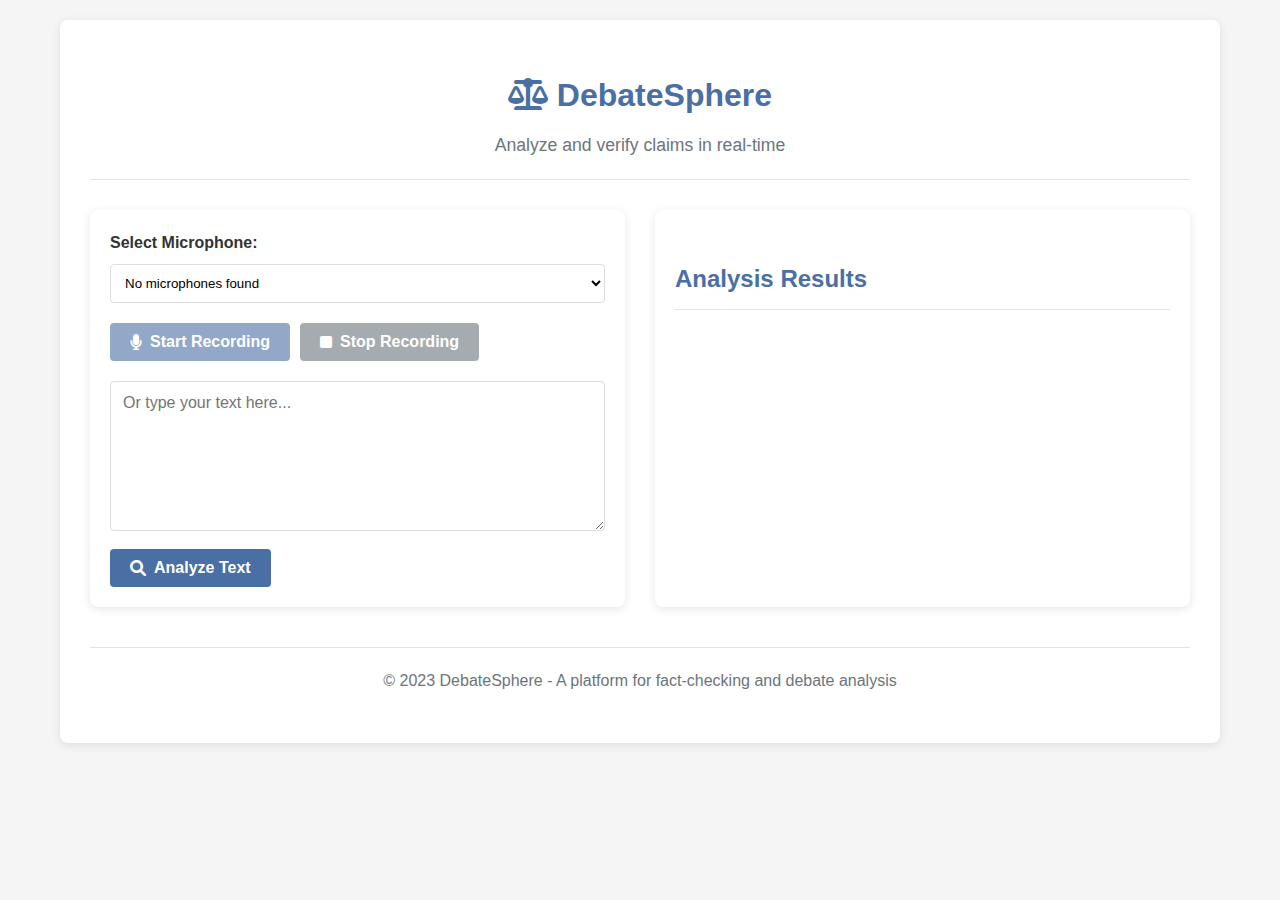
<file: index.html>
<!DOCTYPE html>
<html lang="en">
<head>
    <meta charset="UTF-8">
    <meta name="viewport" content="width=device-width, initial-scale=1.0">
    <title>DebateSphere - Fact-Checking Platform</title>
    <link rel="stylesheet" href="styles.css">
    <link rel="stylesheet" href="https://cdnjs.cloudflare.com/ajax/libs/font-awesome/6.0.0-beta3/css/all.min.css">
    <style>
        body {
            font-family: 'Segoe UI', Tahoma, Geneva, Verdana, sans-serif;
            line-height: 1.6;
            color: #333;
            max-width: 1200px;
            margin: 0 auto;
            padding: 20px;
            background-color: #f5f5f5;
        }
        .container {
            background-color: white;
            border-radius: 8px;
            box-shadow: 0 2px 10px rgba(0, 0, 0, 0.1);
            padding: 30px;
            margin-bottom: 30px;
        }
        h1 {
            color: #2c3e50;
            text-align: center;
            margin-bottom: 30px;
        }
        h2 {
            color: #3498db;
            margin-top: 30px;
        }
        .tabs {
            display: flex;
            margin-bottom: 20px;
            border-bottom: 1px solid #ddd;
        }
        .tab {
            padding: 10px 20px;
            cursor: pointer;
            background-color: #f1f1f1;
            border: 1px solid #ddd;
            border-bottom: none;
            border-radius: 5px 5px 0 0;
            margin-right: 5px;
        }
        .tab.active {
            background-color: white;
            border-bottom: 1px solid white;
            margin-bottom: -1px;
        }
        .tab-content {
            display: none;
            padding: 20px;
            border: 1px solid #ddd;
            border-top: none;
            border-radius: 0 0 5px 5px;
        }
        .tab-content.active {
            display: block;
        }
        textarea {
            width: 100%;
            height: 150px;
            padding: 12px;
            border: 1px solid #ddd;
            border-radius: 4px;
            font-size: 16px;
            margin-bottom: 15px;
            resize: vertical;
        }
        button {
            background-color: #3498db;
            color: white;
            border: none;
            padding: 12px 20px;
            border-radius: 4px;
            cursor: pointer;
            font-size: 16px;
            transition: background-color 0.3s;
        }
        button:hover {
            background-color: #2980b9;
        }
        button:disabled {
            background-color: #95a5a6;
            cursor: not-allowed;
        }
        .results {
            margin-top: 30px;
            max-height: 500px;
            overflow-y: auto;
        }
        .claim-item {
            background-color: #f9f9f9;
            border-left: 4px solid #3498db;
            padding: 15px;
            margin-bottom: 15px;
            border-radius: 4px;
        }
        .claim-text {
            font-weight: bold;
            margin-bottom: 10px;
        }
        .claim-percentage {
            color: #7f8c8d;
            font-size: 14px;
            margin-bottom: 10px;
        }
        .verification-status {
            display: inline-block;
            padding: 5px 10px;
            border-radius: 3px;
            font-size: 14px;
            font-weight: bold;
            margin-bottom: 10px;
        }
        .status-true {
            background-color: #2ecc71;
            color: white;
        }
        .status-false {
            background-color: #e74c3c;
            color: white;
        }
        .status-partially {
            background-color: #f39c12;
            color: white;
        }
        .status-misleading {
            background-color: #9b59b6;
            color: white;
        }
        .status-unknown {
            background-color: #95a5a6;
            color: white;
        }
        .confidence {
            margin-bottom: 10px;
        }
        .confidence-bar {
            height: 10px;
            background-color: #ecf0f1;
            border-radius: 5px;
            overflow: hidden;
        }
        .confidence-level {
            height: 100%;
            background-color: #3498db;
            border-radius: 5px;
        }
        .explanation, .related-facts, .sources, .counter-arguments, .reason {
            margin-top: 10px;
            padding: 10px;
            background-color: white;
            border-radius: 4px;
            border: 1px solid #eee;
        }
        .explanation h4, .related-facts h4, .sources h4, .counter-arguments h4, .reason h4 {
            margin-top: 0;
            color: #2c3e50;
        }
        .loading {
            text-align: center;
            margin: 20px 0;
            display: none;
        }
        .loading-spinner {
            border: 4px solid #f3f3f3;
            border-top: 4px solid #3498db;
            border-radius: 50%;
            width: 30px;
            height: 30px;
            animation: spin 1s linear infinite;
            margin: 0 auto;
        }
        @keyframes spin {
            0% { transform: rotate(0deg); }
            100% { transform: rotate(360deg); }
        }
        .audio-controls {
            display: flex;
            flex-direction: column;
            align-items: center;
            margin-bottom: 20px;
        }
        .audio-buttons {
            display: flex;
            gap: 10px;
            margin-bottom: 15px;
        }
        .record-button {
            background-color: #e74c3c;
        }
        .record-button:hover {
            background-color: #c0392b;
        }
        .record-button.recording {
            background-color: #c0392b;
            animation: pulse 1.5s infinite;
        }
        @keyframes pulse {
            0% { transform: scale(1); }
            50% { transform: scale(1.05); }
            100% { transform: scale(1); }
        }
        .audio-status {
            margin-top: 10px;
            padding: 10px;
            border-radius: 4px;
            text-align: center;
            min-height: 20px;
        }
        .audio-status.recording {
            background-color: #fde8e8;
            color: #e74c3c;
        }
        .audio-status.processing {
            background-color: #e8f4fd;
            color: #3498db;
        }
        .audio-status.error {
            background-color: #fde8e8;
            color: #e74c3c;
        }
        .audio-status.success {
            background-color: #e8fde8;
            color: #2ecc71;
        }
        .audio-visualizer {
            width: 100%;
            height: 60px;
            background-color: #f5f5f5;
            border-radius: 4px;
            margin-bottom: 15px;
            position: relative;
            overflow: hidden;
            display: none;
        }
        .audio-visualizer.active {
            display: block;
        }
        .audio-wave {
            position: absolute;
            bottom: 0;
            left: 0;
            width: 100%;
            height: 100%;
            background: linear-gradient(to top, #3498db, #2980b9);
            opacity: 0.7;
            transform-origin: bottom;
            animation: wave 1s ease-in-out infinite alternate;
        }
        @keyframes wave {
            0% { transform: scaleY(0.3); }
            100% { transform: scaleY(0.7); }
        }
        .format-info {
            background-color: #e8f4fd;
            padding: 15px;
            border-radius: 4px;
            margin-bottom: 20px;
            border-left: 4px solid #3498db;
        }
        .format-info h3 {
            margin-top: 0;
            color: #2c3e50;
        }
        .format-info ul {
            margin-bottom: 0;
        }
        .format-info li {
            margin-bottom: 5px;
        }
        .mic-select-container {
            margin-bottom: 15px;
            width: 100%;
        }
        .mic-select-container label {
            display: block;
            margin-bottom: 5px;
            font-weight: bold;
            color: #333;
        }
        #mic-select {
            width: 100%;
            padding: 8px;
            border: 1px solid #ddd;
            border-radius: 4px;
            background-color: white;
            font-size: 14px;
        }
        #mic-select:focus {
            outline: none;
            border-color: #4CAF50;
            box-shadow: 0 0 5px rgba(76, 175, 80, 0.3);
        }
    </style>
</head>
<body>
    <div class="container">
        <header>
            <h1><i class="fas fa-balance-scale"></i> DebateSphere</h1>
            <p>Analyze and verify claims in real-time</p>
        </header>

        <main>
            <div class="input-section">
                <div class="microphone-selection">
                    <label for="microphone-select">Select Microphone:</label>
                    <select id="microphone-select">
                        <option value="">Loading microphones...</option>
                    </select>
                </div>
                
                <div class="recording-controls">
                    <button id="start-recording" class="btn primary">
                        <i class="fas fa-microphone"></i> Start Recording
                    </button>
                    <button id="stop-recording" class="btn secondary" disabled>
                        <i class="fas fa-stop"></i> Stop Recording
                    </button>
                </div>
                
                <div class="text-input">
                    <textarea id="text-input" placeholder="Or type your text here..."></textarea>
                    <button id="analyze-text" class="btn primary">
                        <i class="fas fa-search"></i> Analyze Text
                    </button>
                </div>
            </div>
            
            <div class="results-section">
                <h2>Analysis Results</h2>
                <div id="loading" class="hidden">
                    <div class="spinner"></div>
                    <p>Analyzing your text...</p>
    </div>
                
                <div id="transcript-container" class="hidden">
                    <h3>Transcript</h3>
                    <div id="transcript"></div>
                </div>
                
                <div id="claims-container" class="hidden">
                    <h3>Identified Claims</h3>
                    <div id="claims-list"></div>
                </div>
                
                <div id="verification-container" class="hidden">
                    <h3>Claim Verification</h3>
                    <div id="verification-results"></div>
                </div>
                
                <div id="sources-container" class="hidden">
                    <h3>Sources</h3>
                    <div id="sources-list"></div>
                                    </div>
                                </div>
        </main>

        <footer>
            <p>&copy; 2023 DebateSphere - A platform for fact-checking and debate analysis</p>
        </footer>
                            </div>

    <script src="app.js"></script>
</body>
</html>
</file>
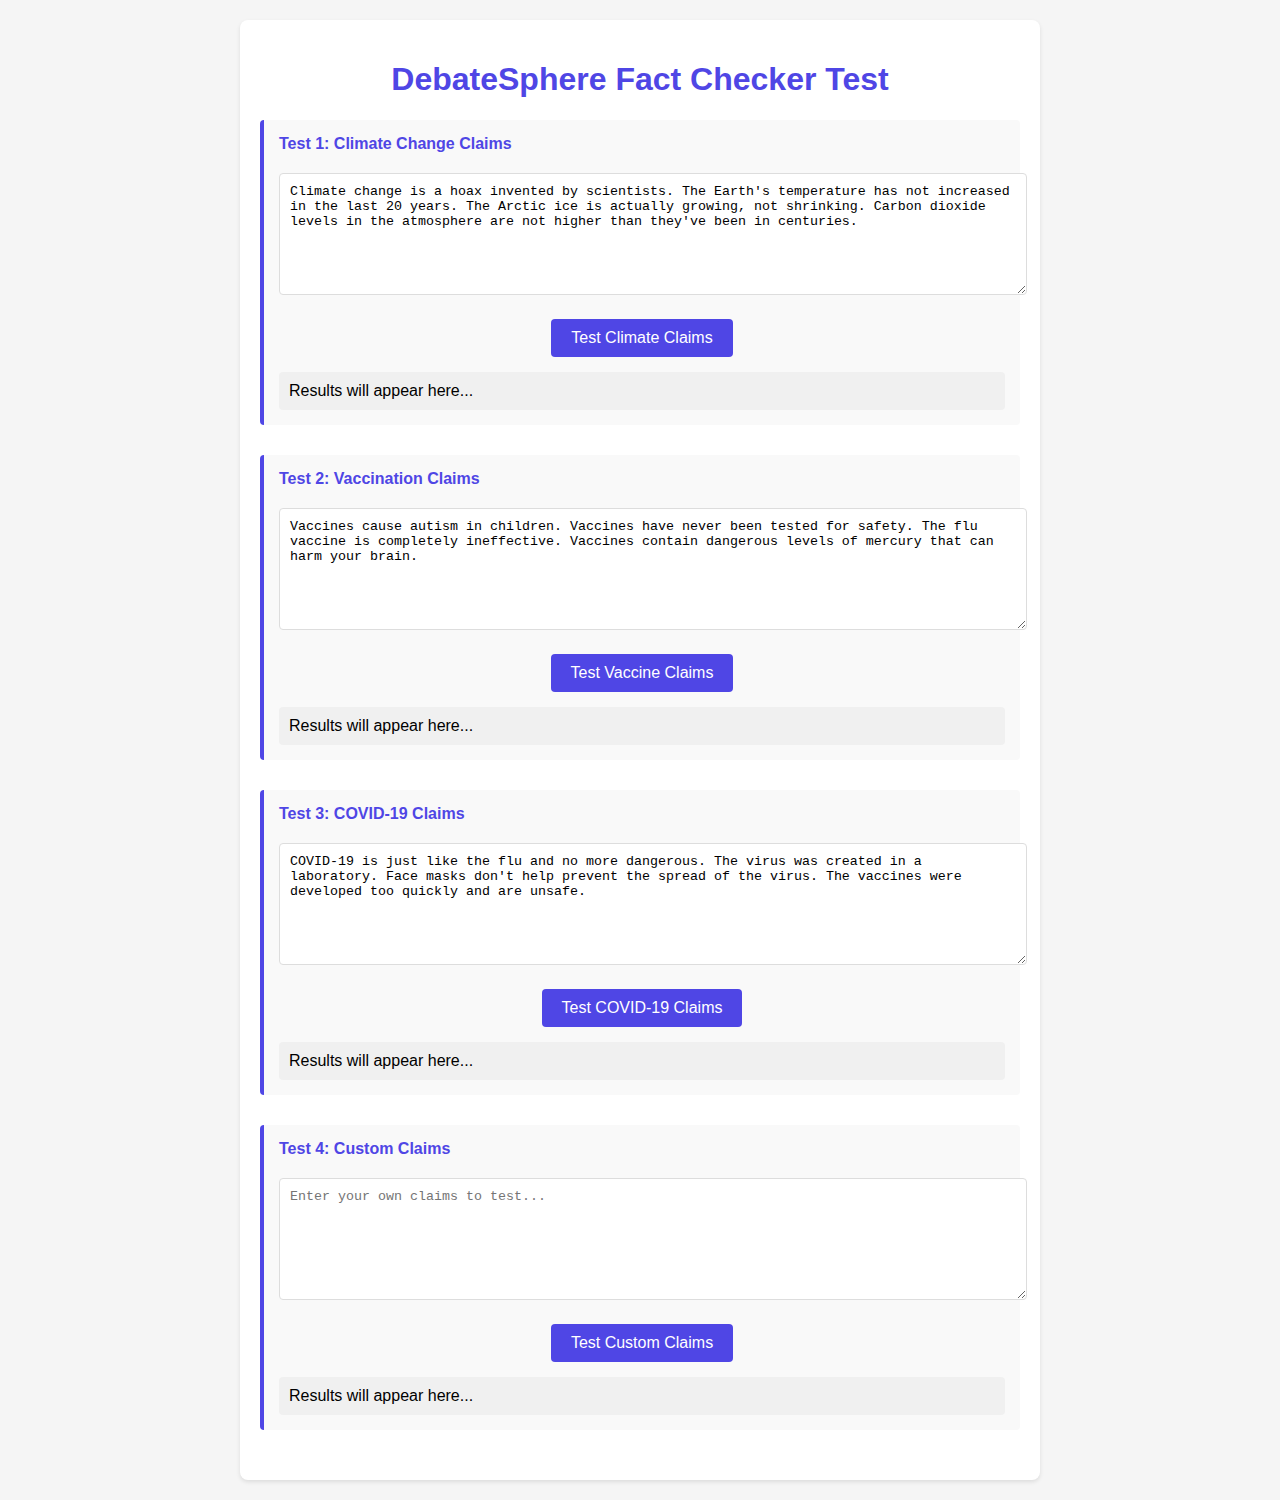
<file: test_fact_checker.html>
<!DOCTYPE html>
<html lang="en">
<head>
    <meta charset="UTF-8">
    <meta name="viewport" content="width=device-width, initial-scale=1.0">
    <title>DebateSphere - Fact Checker Test</title>
    <style>
        body {
            font-family: Arial, sans-serif;
            max-width: 800px;
            margin: 0 auto;
            padding: 20px;
            background-color: #f5f5f5;
        }
        .container {
            background-color: white;
            padding: 20px;
            border-radius: 8px;
            box-shadow: 0 2px 4px rgba(0, 0, 0, 0.1);
        }
        h1 {
            color: #4F46E5;
            text-align: center;
        }
        .test-section {
            margin-bottom: 30px;
            padding: 15px;
            background-color: #f9f9f9;
            border-radius: 4px;
            border-left: 4px solid #4F46E5;
        }
        .test-title {
            font-weight: bold;
            margin-bottom: 10px;
            color: #4F46E5;
        }
        textarea {
            width: 100%;
            height: 100px;
            padding: 10px;
            margin: 10px 0;
            border: 1px solid #ddd;
            border-radius: 4px;
            resize: vertical;
        }
        button {
            background-color: #4F46E5;
            color: white;
            border: none;
            padding: 10px 20px;
            border-radius: 4px;
            cursor: pointer;
            font-size: 16px;
            display: block;
            margin: 10px auto;
        }
        button:hover {
            background-color: #4338CA;
        }
        .result {
            margin-top: 15px;
            padding: 10px;
            background-color: #f0f0f0;
            border-radius: 4px;
            white-space: pre-wrap;
        }
        .claim-item {
            margin-bottom: 15px;
            padding: 10px;
            background-color: #f0f0f0;
            border-radius: 4px;
        }
        .verification-status {
            display: inline-block;
            padding: 5px 10px;
            border-radius: 4px;
            font-weight: bold;
            margin-bottom: 10px;
        }
        .status-true {
            background-color: #d1fae5;
            color: #065f46;
        }
        .status-false {
            background-color: #fee2e2;
            color: #b91c1c;
        }
        .status-partially {
            background-color: #fef3c7;
            color: #92400e;
        }
        .status-misleading {
            background-color: #e0e7ff;
            color: #3730a3;
        }
        .status-unknown {
            background-color: #f3f4f6;
            color: #4b5563;
        }
        .confidence-bar {
            height: 10px;
            background-color: #e5e7eb;
            border-radius: 5px;
            margin-bottom: 10px;
            overflow: hidden;
        }
        .confidence-level {
            height: 100%;
            background-color: #4F46E5;
            border-radius: 5px;
        }
        .related-facts {
            margin-top: 10px;
            padding: 10px;
            background-color: #f9fafb;
            border-radius: 4px;
        }
        .fact-item {
            margin-bottom: 5px;
            padding-left: 20px;
            position: relative;
        }
        .fact-item:before {
            content: "•";
            position: absolute;
            left: 0;
            color: #4F46E5;
        }
        .sources {
            margin-top: 10px;
            font-size: 0.9em;
            color: #6b7280;
        }
        .loading {
            text-align: center;
            margin: 20px 0;
        }
        .loading:after {
            content: "...";
            animation: dots 1.5s steps(5, end) infinite;
        }
        @keyframes dots {
            0%, 20% { content: "."; }
            40% { content: ".."; }
            60%, 100% { content: "..."; }
        }
        .reason {
            margin-top: 10px;
            padding: 10px;
            background-color: #f0f9ff;
            border-radius: 4px;
            border-left: 4px solid #0ea5e9;
        }
        .counter-arguments {
            margin-top: 10px;
            padding: 10px;
            background-color: #fff1f2;
            border-radius: 4px;
        }
        .counter-argument-item {
            margin-bottom: 5px;
            padding-left: 20px;
            position: relative;
        }
        .counter-argument-item:before {
            content: "⚠";
            position: absolute;
            left: 0;
            color: #ef4444;
        }
    </style>
</head>
<body>
    <div class="container">
        <h1>DebateSphere Fact Checker Test</h1>
        
        <div class="test-section">
            <div class="test-title">Test 1: Climate Change Claims</div>
            <textarea id="climateText">Climate change is a hoax invented by scientists. The Earth's temperature has not increased in the last 20 years. The Arctic ice is actually growing, not shrinking. Carbon dioxide levels in the atmosphere are not higher than they've been in centuries.</textarea>
            <button onclick="testClimateClaims()">Test Climate Claims</button>
            <div id="climateResult" class="result">Results will appear here...</div>
        </div>
        
        <div class="test-section">
            <div class="test-title">Test 2: Vaccination Claims</div>
            <textarea id="vaccineText">Vaccines cause autism in children. Vaccines have never been tested for safety. The flu vaccine is completely ineffective. Vaccines contain dangerous levels of mercury that can harm your brain.</textarea>
            <button onclick="testVaccineClaims()">Test Vaccine Claims</button>
            <div id="vaccineResult" class="result">Results will appear here...</div>
        </div>
        
        <div class="test-section">
            <div class="test-title">Test 3: COVID-19 Claims</div>
            <textarea id="covidText">COVID-19 is just like the flu and no more dangerous. The virus was created in a laboratory. Face masks don't help prevent the spread of the virus. The vaccines were developed too quickly and are unsafe.</textarea>
            <button onclick="testCovidClaims()">Test COVID-19 Claims</button>
            <div id="covidResult" class="result">Results will appear here...</div>
        </div>
        
        <div class="test-section">
            <div class="test-title">Test 4: Custom Claims</div>
            <textarea id="customText" placeholder="Enter your own claims to test..."></textarea>
            <button onclick="testCustomClaims()">Test Custom Claims</button>
            <div id="customResult" class="result">Results will appear here...</div>
        </div>
    </div>

    <script>
        async function analyzeClaims(text, resultDivId) {
            const resultsDiv = document.getElementById(resultDivId);
            resultsDiv.innerHTML = '<div class="loading">Analyzing claims</div>';
            
            try {
                const response = await fetch("http://127.0.0.1:5000/api/analyze/claims", {
                    method: "POST",
                    headers: { "Content-Type": "application/json" },
                    body: JSON.stringify({ text })
                });
                
                if (!response.ok) {
                    throw new Error(`Server responded with ${response.status}: ${response.statusText}`);
                }
                
                const data = await response.json();
                
                if (data.claims && data.claims.length > 0) {
                    let html = `<h3>Found ${data.total_claims} claims:</h3>`;
                    
                    data.claims.forEach((claim, index) => {
                        const verification = claim.verification;
                        const statusClass = `status-${verification.verified}`;
                        
                        html += `
                            <div class="claim-item">
                                <div class="claim-text">${claim.claim}</div>
                                <div class="verification-status ${statusClass}">${verification.verified.toUpperCase()}</div>
                                <div class="confidence-bar">
                                    <div class="confidence-level" style="width: ${verification.confidence * 100}%"></div>
                                </div>
                                <div>${verification.explanation}</div>
                                
                                <div class="reason">
                                    <strong>Reason:</strong> ${verification.reason}
                                </div>
                                
                                ${verification.related_facts.length > 0 ? `
                                    <div class="related-facts">
                                        <strong>Related Facts:</strong>
                                        ${verification.related_facts.map(fact => `<div class="fact-item">${fact}</div>`).join('')}
                                    </div>
                                ` : ''}
                                
                                ${verification.counter_arguments && verification.counter_arguments.length > 0 ? `
                                    <div class="counter-arguments">
                                        <strong>Counter Arguments:</strong>
                                        ${verification.counter_arguments.map(arg => `<div class="counter-argument-item">${arg}</div>`).join('')}
                                    </div>
                                ` : ''}
                                
                                ${verification.sources.length > 0 ? `
                                    <div class="sources">
                                        <strong>Sources:</strong> ${verification.sources.join(', ')}
                                    </div>
                                ` : ''}
                            </div>
                        `;
                    });
                    
                    resultsDiv.innerHTML = html;
                } else {
                    resultsDiv.textContent = "No claims found in the text.";
                }
            } catch (error) {
                resultsDiv.textContent = `Error: ${error.message}`;
                console.error("Error:", error);
            }
        }
        
        function testClimateClaims() {
            const text = document.getElementById('climateText').value;
            analyzeClaims(text, 'climateResult');
        }
        
        function testVaccineClaims() {
            const text = document.getElementById('vaccineText').value;
            analyzeClaims(text, 'vaccineResult');
        }
        
        function testCovidClaims() {
            const text = document.getElementById('covidText').value;
            analyzeClaims(text, 'covidResult');
        }
        
        function testCustomClaims() {
            const text = document.getElementById('customText').value;
            if (!text.trim()) {
                document.getElementById('customResult').textContent = "Please enter some text to analyze.";
                return;
            }
            analyzeClaims(text, 'customResult');
        }
    </script>
</body>
</html>
</file>
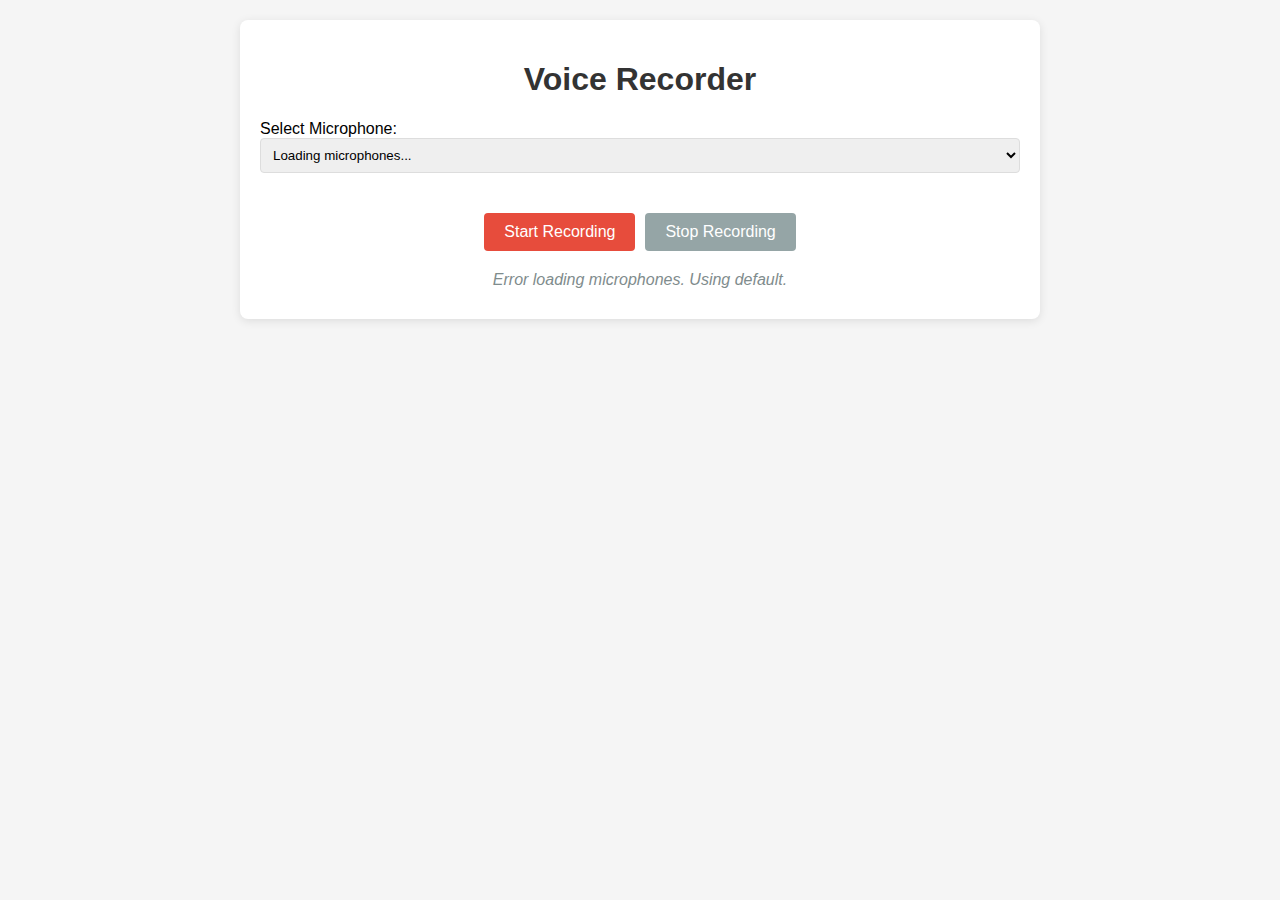
<file: voice_recorder.html>
<!DOCTYPE html>
<html lang="en">
<head>
    <meta charset="UTF-8">
    <meta name="viewport" content="width=device-width, initial-scale=1.0">
    <title>Voice Recorder</title>
    <style>
        body {
            font-family: Arial, sans-serif;
            max-width: 800px;
            margin: 0 auto;
            padding: 20px;
            background-color: #f5f5f5;
        }
        .container {
            background-color: white;
            padding: 20px;
            border-radius: 8px;
            box-shadow: 0 2px 10px rgba(0, 0, 0, 0.1);
        }
        h1 {
            color: #333;
            text-align: center;
        }
        .controls {
            display: flex;
            justify-content: center;
            gap: 10px;
            margin: 20px 0;
        }
        button {
            padding: 10px 20px;
            border: none;
            border-radius: 4px;
            cursor: pointer;
            font-size: 16px;
            transition: background-color 0.3s;
        }
        #recordBtn {
            background-color: #e74c3c;
            color: white;
        }
        #recordBtn:hover {
            background-color: #c0392b;
        }
        #recordBtn.recording {
            background-color: #3498db;
        }
        #recordBtn.recording:hover {
            background-color: #2980b9;
        }
        #stopBtn {
            background-color: #2ecc71;
            color: white;
        }
        #stopBtn:hover {
            background-color: #27ae60;
        }
        #stopBtn:disabled {
            background-color: #95a5a6;
            cursor: not-allowed;
        }
        #micSelect {
            padding: 8px;
            border-radius: 4px;
            border: 1px solid #ddd;
            margin-bottom: 20px;
            width: 100%;
        }
        .result {
            margin-top: 20px;
            padding: 15px;
            border-radius: 4px;
            background-color: #f9f9f9;
            border-left: 4px solid #3498db;
        }
        .error {
            border-left: 4px solid #e74c3c;
        }
        .status {
            text-align: center;
            margin: 10px 0;
            font-style: italic;
            color: #7f8c8d;
        }
        .loading {
            display: inline-block;
            width: 20px;
            height: 20px;
            border: 3px solid rgba(0, 0, 0, 0.1);
            border-radius: 50%;
            border-top-color: #3498db;
            animation: spin 1s ease-in-out infinite;
            margin-right: 10px;
        }
        @keyframes spin {
            to { transform: rotate(360deg); }
        }
    </style>
</head>
<body>
    <div class="container">
        <h1>Voice Recorder</h1>
        
        <div>
            <label for="micSelect">Select Microphone:</label>
            <select id="micSelect">
                <option value="">Loading microphones...</option>
            </select>
        </div>
        
        <div class="controls">
            <button id="recordBtn">Start Recording</button>
            <button id="stopBtn" disabled>Stop Recording</button>
        </div>
        
        <div class="status" id="status">Ready to record</div>
        
        <div class="result" id="result" style="display: none;">
            <h3>Transcription Result:</h3>
            <p id="transcriptionText"></p>
        </div>
    </div>

    <script>
        // DOM elements
        const micSelect = document.getElementById('micSelect');
        const recordBtn = document.getElementById('recordBtn');
        const stopBtn = document.getElementById('stopBtn');
        const status = document.getElementById('status');
        const result = document.getElementById('result');
        const transcriptionText = document.getElementById('transcriptionText');
        
        // Variables
        let mediaRecorder;
        let audioChunks = [];
        let isRecording = false;
        
        // API URL
        const API_URL = 'http://localhost:5000/api';
        
        // Load available microphones
        async function loadMicrophones() {
            try {
                status.textContent = 'Loading microphones...';
                const response = await fetch(`${API_URL}/microphones`);
                const microphones = await response.json();
                
                // Clear existing options
                micSelect.innerHTML = '';
                
                // Add default option
                const defaultOption = document.createElement('option');
                defaultOption.value = '';
                defaultOption.textContent = 'Default Microphone';
                micSelect.appendChild(defaultOption);
                
                // Add microphone options
                for (const [index, name] of Object.entries(microphones)) {
                    const option = document.createElement('option');
                    option.value = index;
                    option.textContent = `${index}: ${name}`;
                    micSelect.appendChild(option);
                }
                
                status.textContent = 'Ready to record';
            } catch (error) {
                console.error('Error loading microphones:', error);
                status.textContent = 'Error loading microphones. Using default.';
            }
        }
        
        // Start recording
        async function startRecording() {
            try {
                // Get selected microphone
                const micIndex = micSelect.value;
                
                // Request microphone access
                const constraints = {
                    audio: micIndex ? { deviceId: micIndex } : true
                };
                
                const stream = await navigator.mediaDevices.getUserMedia(constraints);
                
                // Create media recorder
                mediaRecorder = new MediaRecorder(stream);
                
                // Set up event handlers
                mediaRecorder.ondataavailable = (event) => {
                    audioChunks.push(event.data);
                };
                
                mediaRecorder.onstop = async () => {
                    // Create audio blob
                    const audioBlob = new Blob(audioChunks, { type: 'audio/wav' });
                    
                    // Create form data
                    const formData = new FormData();
                    formData.append('audio', audioBlob);
                    
                    // Send to server
                    status.innerHTML = '<span class="loading"></span>Processing audio...';
                    
                    try {
                        const response = await fetch(`${API_URL}/transcribe`, {
                            method: 'POST',
                            body: formData
                        });
                        
                        const data = await response.json();
                        
                        if (data.success) {
                            result.style.display = 'block';
                            result.classList.remove('error');
                            transcriptionText.textContent = data.text;
                            status.textContent = 'Transcription complete';
                        } else {
                            result.style.display = 'block';
                            result.classList.add('error');
                            transcriptionText.textContent = `Error: ${data.error}`;
                            status.textContent = 'Transcription failed';
                        }
                    } catch (error) {
                        console.error('Error sending audio:', error);
                        result.style.display = 'block';
                        result.classList.add('error');
                        transcriptionText.textContent = `Error: ${error.message}`;
                        status.textContent = 'Error processing audio';
                    }
                    
                    // Reset for next recording
                    audioChunks = [];
                };
                
                // Start recording
                mediaRecorder.start();
                isRecording = true;
                
                // Update UI
                recordBtn.textContent = 'Recording...';
                recordBtn.classList.add('recording');
                recordBtn.disabled = true;
                stopBtn.disabled = false;
                status.textContent = 'Recording...';
                
            } catch (error) {
                console.error('Error starting recording:', error);
                status.textContent = `Error: ${error.message}`;
            }
        }
        
        // Stop recording
        function stopRecording() {
            if (mediaRecorder && isRecording) {
                mediaRecorder.stop();
                isRecording = false;
                
                // Update UI
                recordBtn.textContent = 'Start Recording';
                recordBtn.classList.remove('recording');
                recordBtn.disabled = false;
                stopBtn.disabled = true;
            }
        }
        
        // Event listeners
        recordBtn.addEventListener('click', startRecording);
        stopBtn.addEventListener('click', stopRecording);
        
        // Load microphones on page load
        window.addEventListener('load', loadMicrophones);
    </script>
</body>
</html>
</file>
<file: styles.css>
/* Global Styles */
:root {
    --primary-color: #4a6fa5;
    --secondary-color: #6c757d;
    --success-color: #28a745;
    --danger-color: #dc3545;
    --warning-color: #ffc107;
    --info-color: #17a2b8;
    --light-color: #f8f9fa;
    --dark-color: #343a40;
    --verified-color: #28a745;
    --likely-color: #17a2b8;
    --unlikely-color: #ffc107;
    --false-color: #dc3545;
    --unknown-color: #6c757d;
    --error-color: #dc3545;
}

* {
    box-sizing: border-box;
    margin: 0;
    padding: 0;
}

body {
    font-family: 'Segoe UI', Tahoma, Geneva, Verdana, sans-serif;
    line-height: 1.6;
    color: #333;
    background-color: #f5f7fa;
}

.container {
    max-width: 1200px;
    margin: 0 auto;
    padding: 20px;
}

/* Header Styles */
header {
    text-align: center;
    margin-bottom: 30px;
    padding: 20px 0;
    border-bottom: 1px solid #e1e4e8;
}

header h1 {
    color: var(--primary-color);
    margin-bottom: 10px;
}

header p {
    color: var(--secondary-color);
    font-size: 1.1rem;
}

/* Main Content Styles */
main {
    display: grid;
    grid-template-columns: 1fr;
    gap: 30px;
}

@media (min-width: 768px) {
    main {
        grid-template-columns: 1fr 1fr;
    }
}

/* Input Section Styles */
.input-section {
    background-color: white;
    border-radius: 8px;
    padding: 20px;
    box-shadow: 0 2px 10px rgba(0, 0, 0, 0.1);
}

.microphone-selection {
    margin-bottom: 20px;
}

.microphone-selection label {
    display: block;
    margin-bottom: 8px;
    font-weight: 600;
}

.microphone-selection select {
    width: 100%;
    padding: 10px;
    border: 1px solid #ddd;
    border-radius: 4px;
    background-color: white;
}

.recording-controls {
    display: flex;
    gap: 10px;
    margin-bottom: 20px;
}

.text-input {
    margin-top: 20px;
}

.text-input textarea {
    width: 100%;
    min-height: 150px;
    padding: 12px;
    border: 1px solid #ddd;
    border-radius: 4px;
    resize: vertical;
    margin-bottom: 10px;
    font-family: inherit;
}

/* Button Styles */
.btn {
    display: inline-flex;
    align-items: center;
    justify-content: center;
    padding: 10px 20px;
    border: none;
    border-radius: 4px;
    cursor: pointer;
    font-weight: 600;
    transition: all 0.3s ease;
}

.btn i {
    margin-right: 8px;
}

.btn.primary {
    background-color: var(--primary-color);
    color: white;
}

.btn.primary:hover {
    background-color: #3a5a8c;
}

.btn.secondary {
    background-color: var(--secondary-color);
    color: white;
}

.btn.secondary:hover {
    background-color: #5a6268;
}

.btn:disabled {
    opacity: 0.6;
    cursor: not-allowed;
}

/* Results Section Styles */
.results-section {
    background-color: white;
    border-radius: 8px;
    padding: 20px;
    box-shadow: 0 2px 10px rgba(0, 0, 0, 0.1);
}

.results-section h2 {
    color: var(--primary-color);
    margin-bottom: 20px;
    padding-bottom: 10px;
    border-bottom: 1px solid #e1e4e8;
}

.results-section h3 {
    color: var(--dark-color);
    margin: 20px 0 10px;
}

/* Loading Spinner */
.spinner {
    border: 4px solid rgba(0, 0, 0, 0.1);
    border-radius: 50%;
    border-top: 4px solid var(--primary-color);
    width: 40px;
    height: 40px;
    animation: spin 1s linear infinite;
    margin: 20px auto;
}

@keyframes spin {
    0% { transform: rotate(0deg); }
    100% { transform: rotate(360deg); }
}

/* Claim Styles */
.claim-item {
    background-color: #f8f9fa;
    border-radius: 6px;
    padding: 15px;
    margin-bottom: 15px;
    border-left: 4px solid var(--primary-color);
}

.claim-text {
    font-weight: 600;
    margin-bottom: 10px;
}

.claim-percentage {
    font-size: 0.9rem;
    color: var(--secondary-color);
    margin-bottom: 10px;
}

.verification-status {
    display: inline-block;
    padding: 4px 8px;
    border-radius: 4px;
    font-weight: 600;
    margin-bottom: 10px;
}

.status-verified {
    background-color: var(--verified-color);
    color: white;
}

.status-likely {
    background-color: var(--likely-color);
    color: white;
}

.status-unlikely {
    background-color: var(--unlikely-color);
    color: #333;
}

.status-false {
    background-color: var(--false-color);
    color: white;
}

.status-unknown {
    background-color: var(--unknown-color);
    color: white;
}

.status-error {
    background-color: var(--error-color);
    color: white;
}

.confidence {
    margin-bottom: 15px;
}

.confidence-bar {
    height: 8px;
    background-color: #e9ecef;
    border-radius: 4px;
    overflow: hidden;
    margin-top: 5px;
}

.confidence-level {
    height: 100%;
    background-color: var(--primary-color);
}

.explanation, .reason {
    margin-bottom: 15px;
}

.explanation h4, .reason h4 {
    margin-bottom: 5px;
    color: var(--dark-color);
}

.related-facts, .counter-arguments, .sources {
    margin-bottom: 15px;
}

.related-facts h4, .counter-arguments h4, .sources h4 {
    margin-bottom: 5px;
    color: var(--dark-color);
}

.related-facts ul, .counter-arguments ul {
    padding-left: 20px;
}

.related-facts li, .counter-arguments li {
    margin-bottom: 5px;
}

/* Utility Classes */
.hidden {
    display: none;
}

/* Footer Styles */
footer {
    text-align: center;
    margin-top: 40px;
    padding: 20px 0;
    color: var(--secondary-color);
    border-top: 1px solid #e1e4e8;
}
</file>
